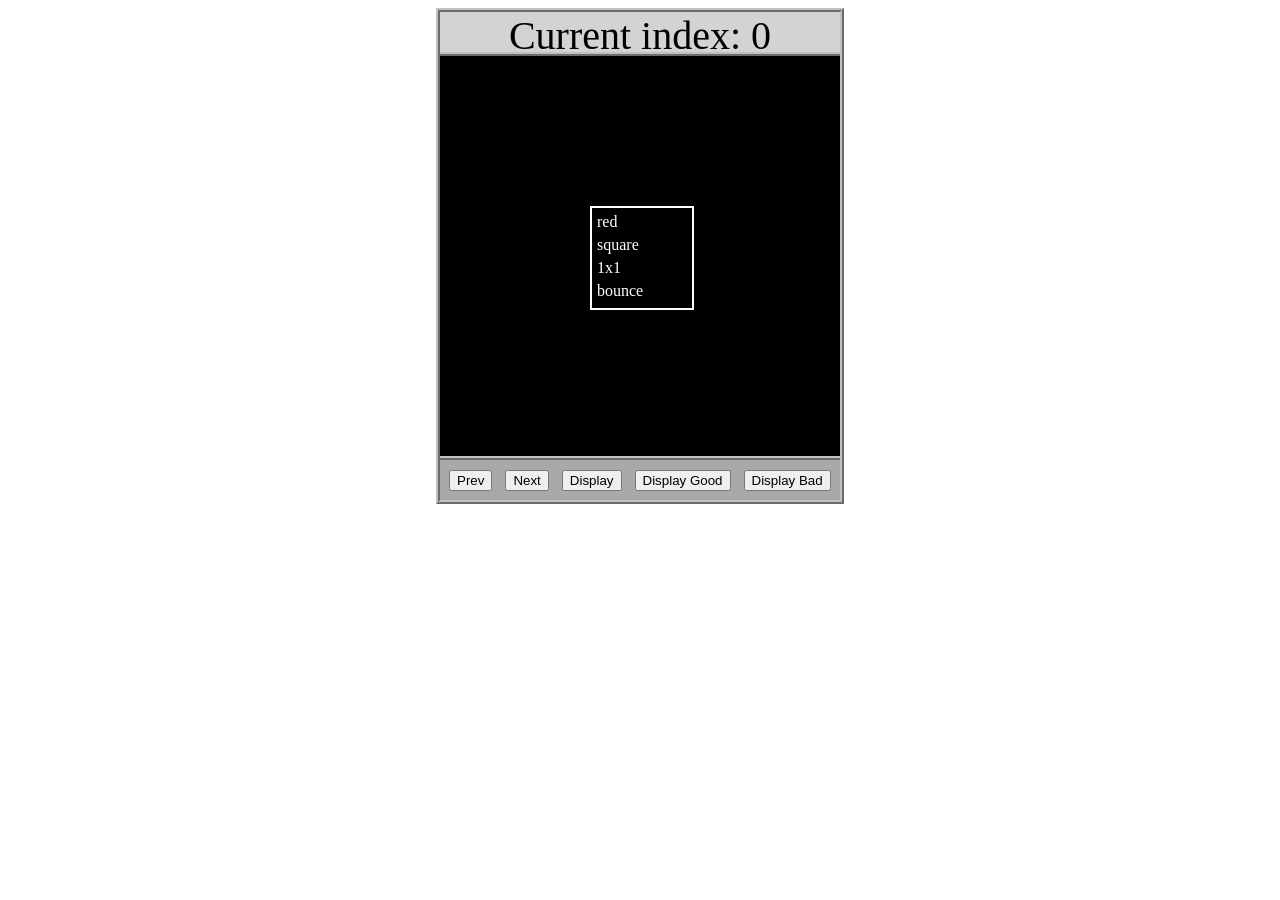
<file: asd-projects/data-shapes/index.html>
<!DOCTYPE html>
<html>
  <head>
    <meta charset="utf-8" />
    <meta name="viewport" content="width=device-width" />
    <title>Data Shapes</title>
    <link rel="stylesheet" href="index.css" />
    <script src="https://code.jquery.com/jquery-3.1.0.js"></script>
    <script src="index.js"></script>
  </head>
  <body>
    <div id="board">
      <div id="info-bar">Current index: 0</div>
      <div id="shape-container">
        <div id="shape"></div>
      </div>
      <div id="button-box">
        <button id="cycle-left">Prev</button>
        <button id="cycle-right">Next</button>
        <button id="execute1">Display</button>
        <button id="execute2">Display Good</button>
        <button id="execute3">Display Bad</button>
      </div>
    </div>
  </body>
</html>
</file>
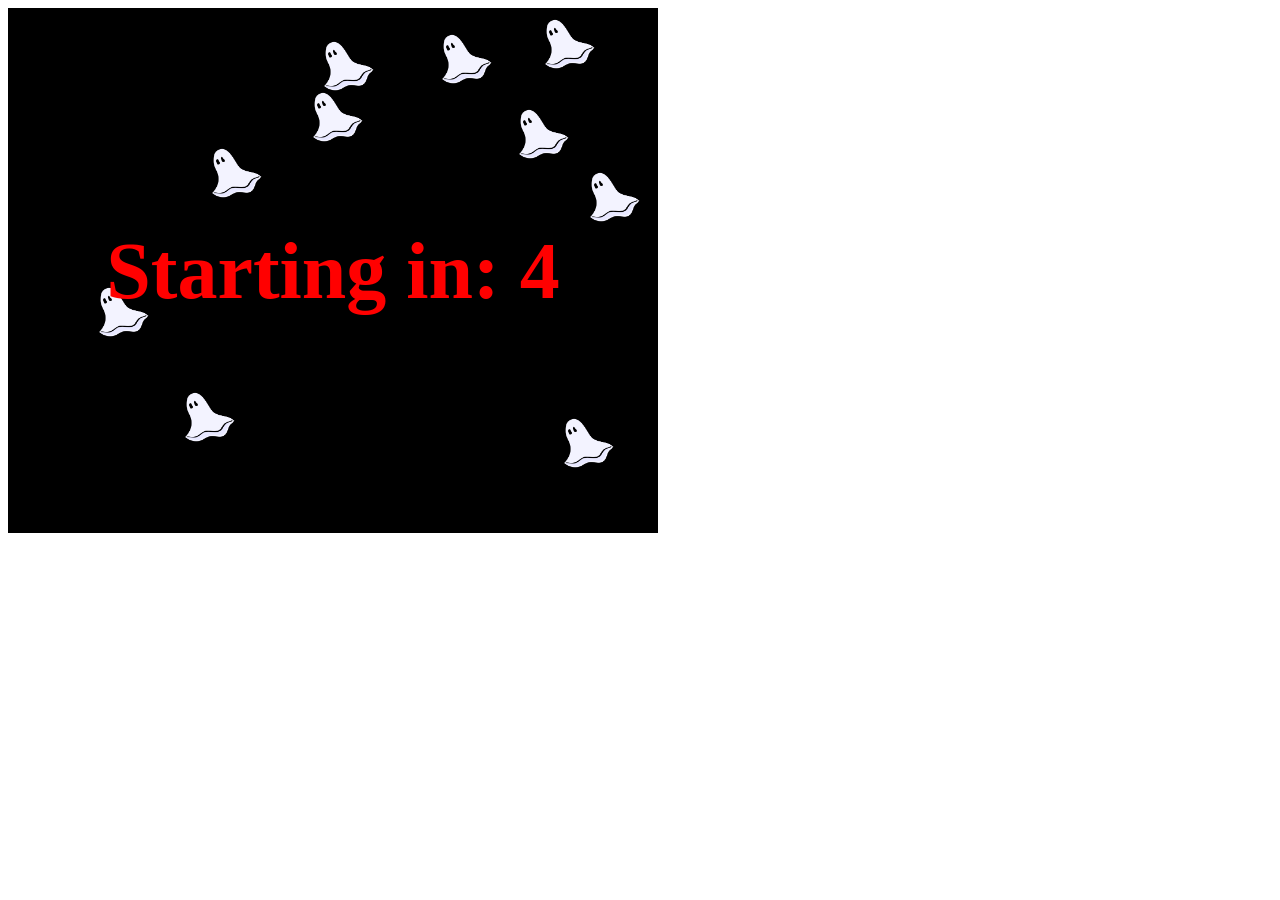
<file: asd-projects/debugging-exercise/index.html>
<!DOCTYPE html>
<html>
<head>
    <meta charset="utf-8">
    <meta name="viewport" content="width=device-width">
    <title>Debugger Exercise</title>
    <link rel="stylesheet" href="index.css">
    <script src="https://code.jquery.com/jquery-3.1.0.js"></script>
    <script src="index.js"></script>
</head>
<body>
    <div id="board">

    </div>
</body>
</html>
</file>
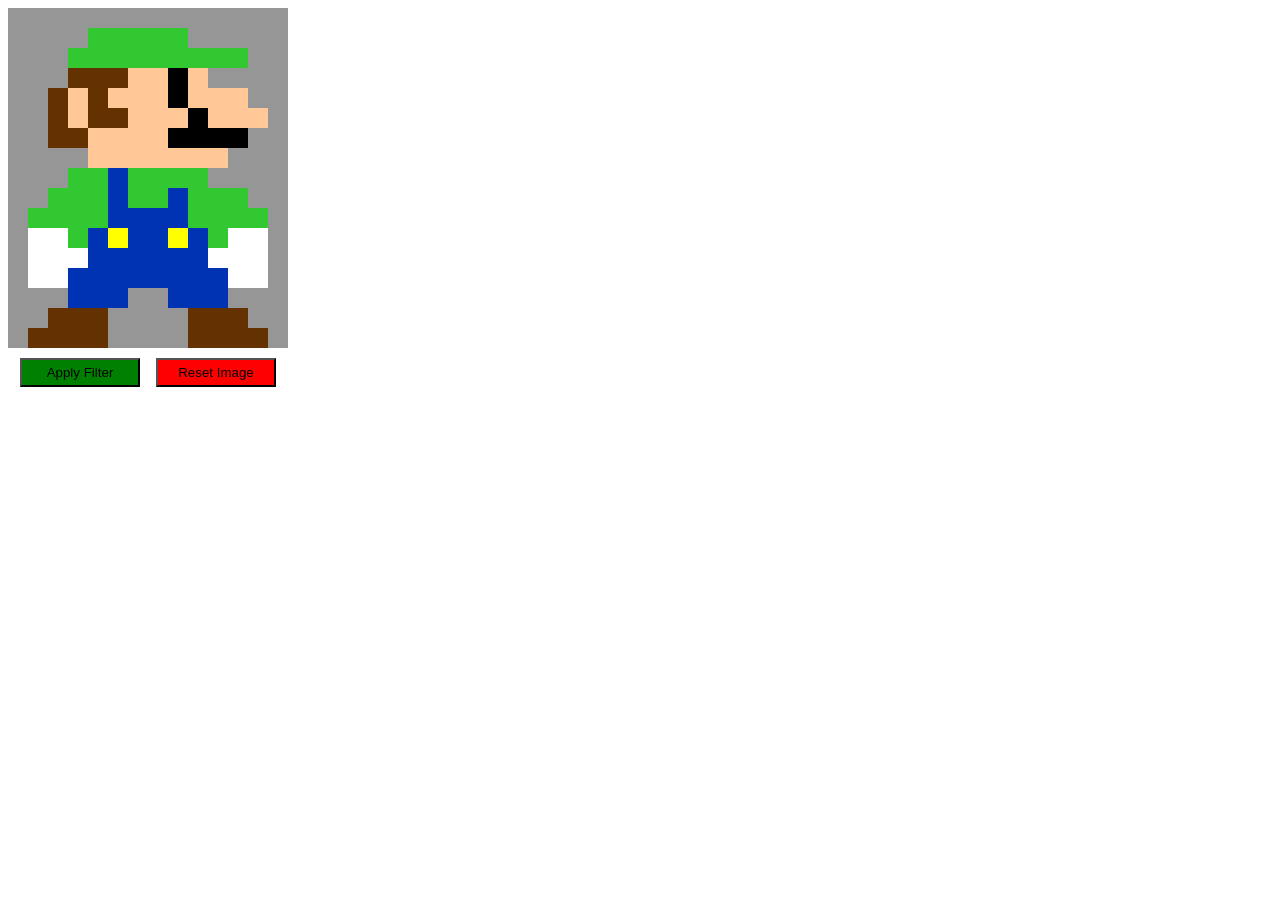
<file: asd-projects/image-filtering/index.html>
<!DOCTYPE html>
<html>
  <head>
    <script src="https://code.jquery.com/jquery-3.1.0.js"></script>
    <meta charset="utf-8" />
    <meta name="viewport" content="width=device-width" />
    <link rel="stylesheet" href="index.css" />
    <script src="image.js"></script>
    <script src="index.js"></script>
    <title>Image Filtering</title>
  </head>
  <body>
    <div id="display"></div>
    <div id="button-box">
      <button id="apply">Apply Filter</button>
      <button id="reset">Reset Image</button>
    </div>
  </body>
</html>
</file>
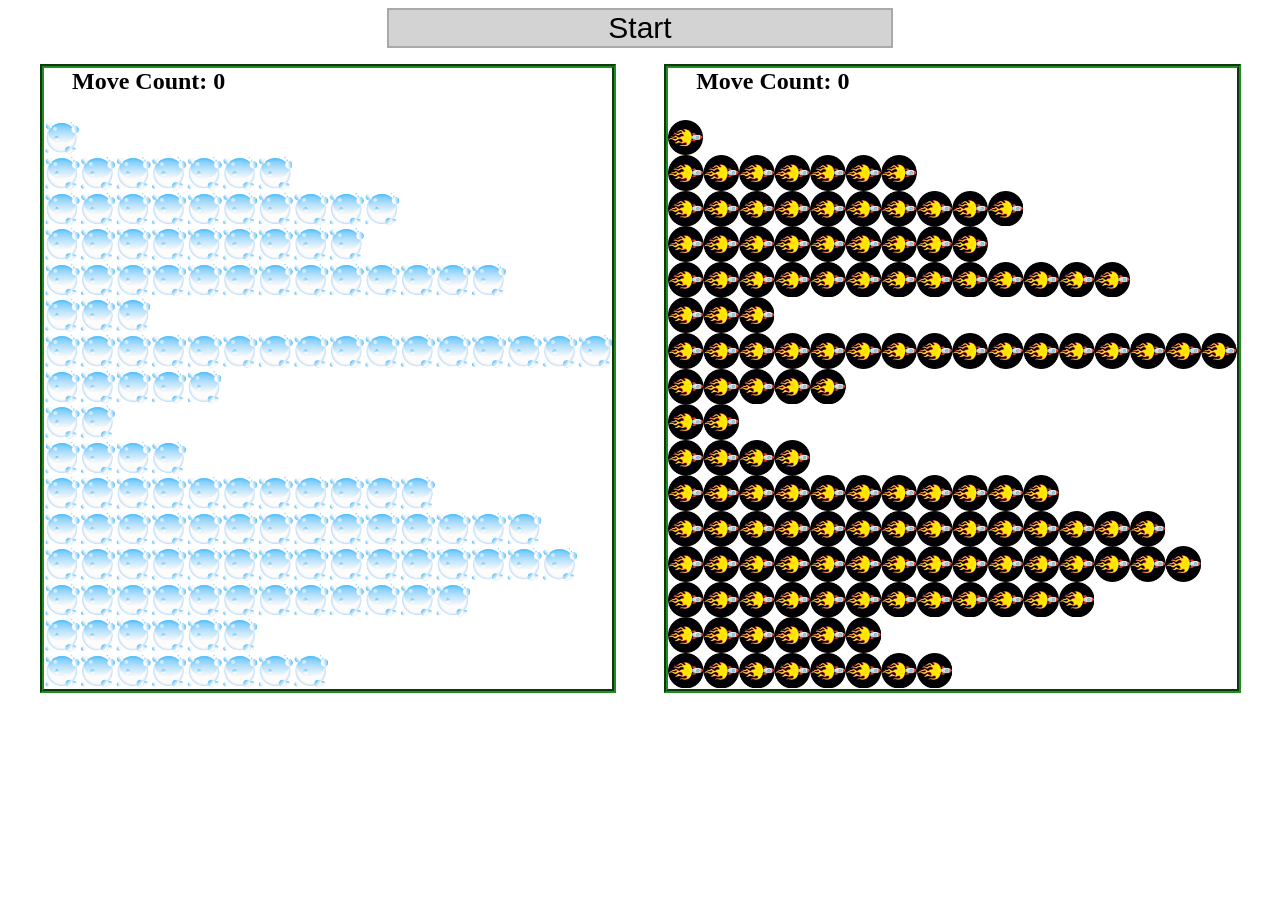
<file: asd-projects/sorting/index.html>
<!DOCTYPE html>
<html>
<head>
    <script src="https://code.jquery.com/jquery-3.1.0.js"></script>    
    <meta charset="utf-8">
    <meta name="viewport" content="width=device-width">
    <link rel="stylesheet" href="index.css">
    <script src="setup.js"></script>
    <script src="index.js"></script>
    <script src="run.js"></script>
    <title>Sorting</title>
</head>
<body>
    <div id="fullContainer">
        <div id="buttonContainer">
          <button id="goButton">Start</button>
        </div>
        <div id="sortContainer">
            <div class="subContainer" id="bubbleArea">
                <h2 id="bubbleCounter">Move Count: 0</h2>
                <div id="displayBubble">

                </div>
            </div>

            <div class="subContainer" id="quickArea">
                <h2 id="quickCounter">Move Count: 0</h2>
                <div id="displayQuick">

                </div>
            </div>
        </div>
    </div>
</body>
</html>
</file>
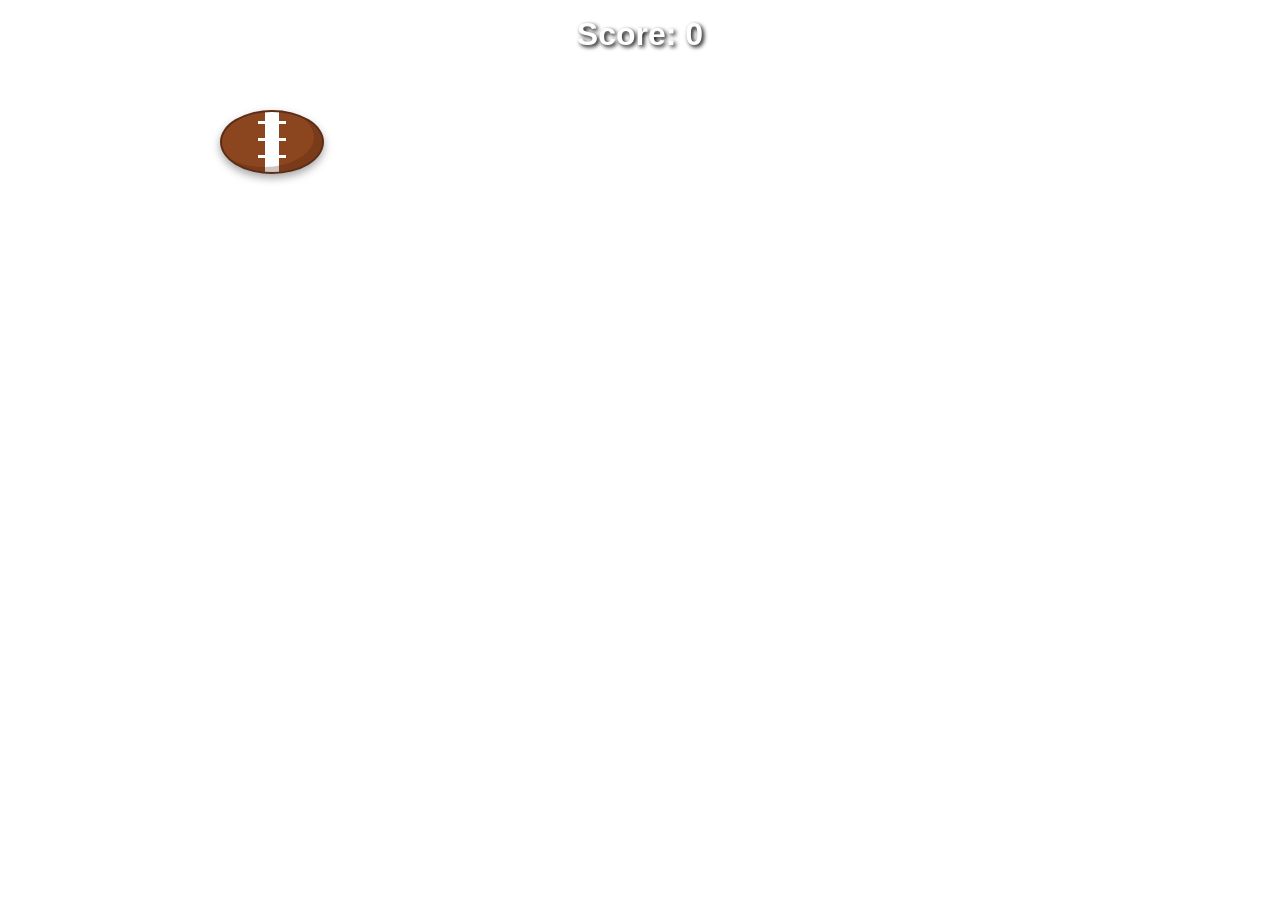
<file: fsd-projects/bouncing-box/index.html>
<!DOCTYPE html>
<html>

<head>
  <meta charset="utf-8" />
  <title>Bouncing Box</title>
  <script src="jquery.min.js"></script>
  <style>
    .box {
      width: 100px;
      height: 60px;
      background-color: #8b451f;
      background-image: linear-gradient(90deg, transparent 43%, #fff 43%, #fff 57%, transparent 57%), repeating-linear-gradient(0deg, transparent 0 7px, #fff 7px 10px, transparent 10px 17px);
      background-size: 100% 100%, 28px 46px;
      background-position: center, center;
      background-repeat: no-repeat;
      border: 2px solid #5c2d16;
      border-radius: 50%;
      box-shadow: inset -8px -5px 0 rgba(70, 28, 10, 0.25), 0 4px 8px rgba(0, 0, 0, 0.35);
      color: #fff;
      font-size: 180%;
      font-weight: bold;
      line-height: 60px;
      text-align: center;
      user-select: none;
      position: absolute;
      top: 100px;
      /* Change me! */
      left: 0px;
    }

    .board {
      height: 100vh;
      background-image: url('https://media.istockphoto.com/id/2167499398/photo/american-football-grass-field-top-view.jpg?s=612x612&w=0&k=20&c=-i_pGUn4eD6mj5aeT0ePNw-xTKnVTlhBW-deoPR6sps=');
      background-size: cover;
    }

    .score {
      color: #fff;
      font-family: sans-serif;
      font-size: 2rem;
      font-weight: bold;
      left: 50%;
      pointer-events: none;
      position: fixed;
      text-align: center;
      text-shadow: 2px 2px 4px #000;
      top: 1rem;
      transform: translateX(-50%);
      z-index: 1;
    }

    .score.final {
      font-size: clamp(3rem, 12vw, 8rem);
      top: 40%;
      transform: translate(-50%, -50%);
    }
  </style>
  <!-- 	<script src="//cdnjs.cloudflare.com/ajax/libs/jquery/2.1.1/jquery.min.js"></script> -->
</head>

<body class="board">
  <!-- HTML for the box -->
  <div class="score">Score: <span>0</span></div>
  <div class="box">?</div>

  <script>
    (function () {
      "use strict";
      /* global jQuery */

      //////////////////////////////////////////////////////////////////
      /////////////////// SETUP DO NOT DELETE //////////////////////////
      //////////////////////////////////////////////////////////////////

      var box = jQuery(".box"); // reference to the HTML .box element
      var board = jQuery(".board"); // reference to the HTML .board element
      var score = jQuery(".score");
      var boardWidth = board.width(); // the maximum X-Coordinate of the screen
      var boardHeight = jQuery(window).height(); // the maximum Y-Coordinate of the screen

      // update the boardWidth variable when the window is resized
      jQuery(window).on("resize", function () {
        boardWidth = board.width();
        boardHeight = jQuery(window).height();
      });

      // Store the interval in a variable so it can be stopped
      var interval = setInterval(update, 50);

      // Every time the box is clicked, call the handleBoxClick Function (see below)
      box.on("click", handleBoxClick);

      // Track clicks on the board to detect mis-clicks
      board.on("click", function (event) {
        // Check if the click target is not the box
        if (event.target !== box[0]) {
          handleMisClick();
        }
      });

      // moves the Box to a new position on the screen along the X-Axis and Y-Axis
      function moveBoxTo(newPositionX, newPositionY) {
        box.css("left", newPositionX);
        box.css("top", newPositionY);
      }

      // changes the text displayed on the Box
      function changeBoxText(newText) {
        box.text(newText);
      }

      // generates a random color string in RGB format
      function getRandomColor() {
        var red = Math.random() * 255;
        var green = Math.random() * 255;
        var blue = Math.random() * 255;
        var colorStr = "rgb(" + Math.floor(red) + ", " + Math.floor(green) + ", " + Math.floor(blue) + ")";
        return colorStr;
      }

      // ends the game by stopping the update interval
      function endGame() {
        clearInterval(interval);
        console.log("You suck! Score: " + points);

        score.addClass("final").text("Final score: " + points);

        board.css("background-image", "url('https://encrypted-tbn0.gstatic.com/images?q=tbn:ANd9GcR6mJWJ9U5yQUbVMNJT3NCFNozmSrh8V7x7g0AqygvXUNKoY36xPmkHa1E:https://www.shutterstock.com/shutterstock/videos/30920176/thumb/9.jpg%3Fip%3Dx480&s=10')");
        board.css("background-size", "cover");
      }

      //////////////////////////////////////////////////////////////////
      /////////////////// YOUR CODE BELOW HERE /////////////////////////
      //////////////////////////////////////////////////////////////////

      // TODO 2 - Variable declarations

      var speed = 10;
      var points = 0;
      var positionX = 0;
      var positionY = 0;
      var speedY = 5;
      var misClicks = 0;



      /**
       * This Function will be called 20 times/second.
       * Each time it is called, it should move the Box to a new location.
       * If the box drifts off the screen, turn it around!
       */
      function update() {

        moveBoxTo(positionX, positionY);

        positionX = positionX + speed;
        positionY = positionY + speedY;

        if (positionX > boardWidth) {
          speed = speed * -1;
        } else if (positionX < 0) {
          speed = speed * -1;
        }

        if (positionY > boardHeight) {
          speedY = speedY * -1;
        } else if (positionY < 0) {
          speedY = speedY * -1;
        }
      }

      /**
       * This Function will be called each time the box is clicked.
       * Each time it is called, it should perform each of the following actions:
       * - increase the points total
       * - increase the speed
       * - move the box to a random location on the screen.
       * - change the box color
       * - increase speed every 3 clicks
       * - reset mis-clicks counter
       */
      function handleBoxClick() {
        // Generate random position
        positionX = Math.random() * boardWidth;
        positionY = Math.random() * boardHeight;

        // Reset mis-clicks counter
        misClicks = 0;

        // Increase points
        points += 1;
        changeBoxText(points);
        score.find("span").text(points);

        // Speed base calculation
        speed = 3 * points + 10;

        // Every 3 clicks, increase speed by 5
        if (points % 3 === 0) {
          speed += 5;
        }
      }

      /**
       * This Function will be called when the board is clicked but not the box.
       * Tracks mis-clicks and ends the game if 10 mis-clicks occur.
       */
      function handleMisClick() {
        misClicks += 1;
        console.log("Mis-clicks: " + misClicks);

        // End game if 10 mis-clicks reached
        if (misClicks >= 10) {
          endGame();
        }
      }

    })();
  </script>
</body>

</html>
</file>
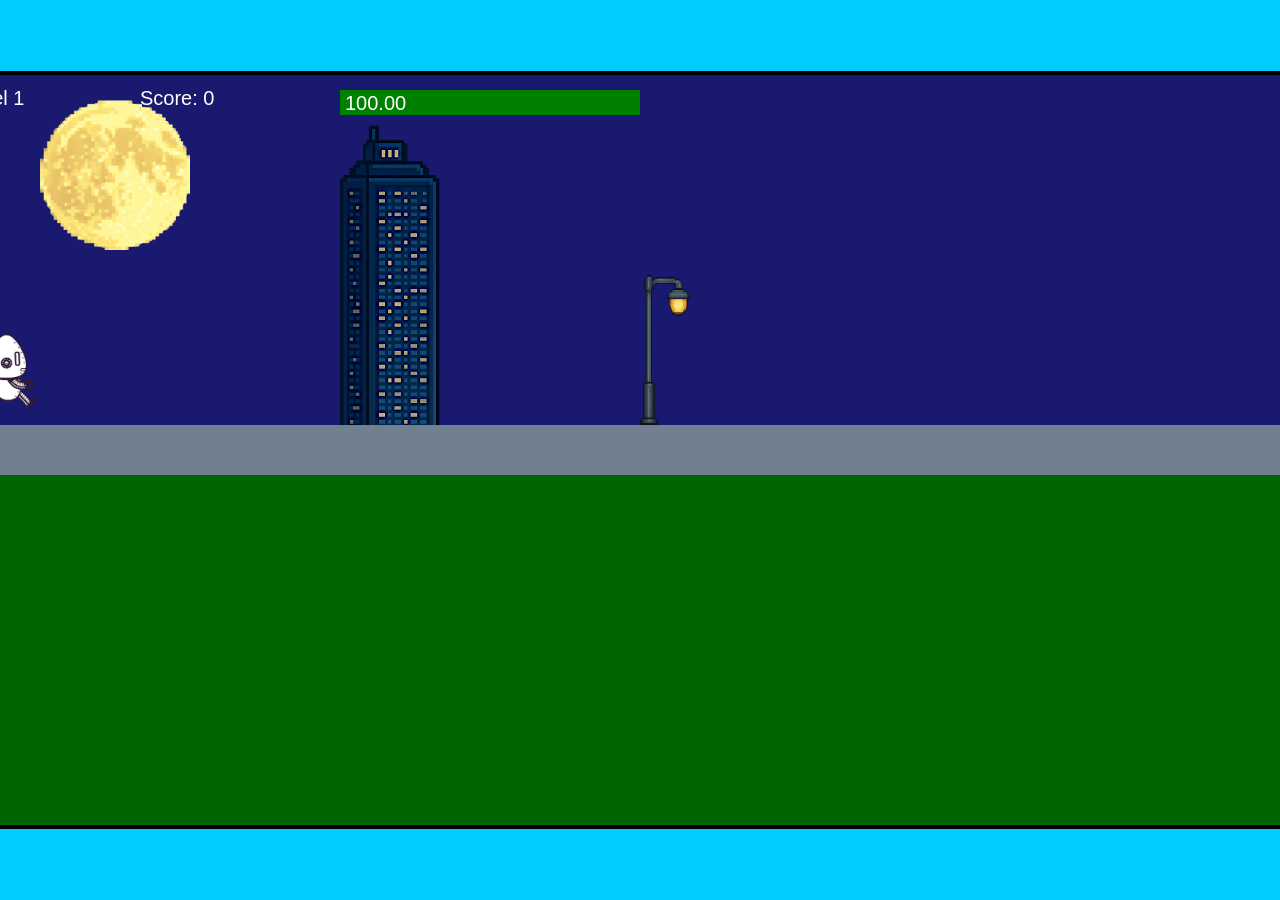
<file: fsd-projects/runtime/index.html>
<!DOCTYPE html>
<html lang="en">
  <head>
    <meta charset="UTF-8" />
    <meta name="viewport" content="width=device-width, initial-scale=1.0" />
    <title>Runtime Neo</title>
    <link rel="stylesheet" href="runtime.css" />
    <script src="https://code.jquery.com/jquery-3.1.0.js"></script>
    <script src="setup.js"></script>
    <script src="levels.js"></script>
    <script src="scenery.js"></script>
    <script src="student.js"></script>
    <script src="main.js"></script>
  </head>
  <body id="body">
    <canvas id="gameCanvas" width="1400" height="750"></canvas>
    <img id="player" src="images/halle.png" />
    <img id="projectile" src="images/projectile.png" />
    <img id="basicPlatform" src="images/interactable/basicPlatform.png" />
    <img id="spikes" src="images/interactable/spikes.png" />
    <img id="bug" src="images/interactable/bug.png" />
    <img id="healthUp" src="images/interactable/healthUp.png" />
    <img id="flag" src="images/interactable/flag.png" />
    <img id="moon" src="images/backgrounds/moon.png" />
    <img id="building" src="images/backgrounds/building.png" />
    <img id="lamp" src="images/backgrounds/lamp.png" />
  </body>
</html>
</file>
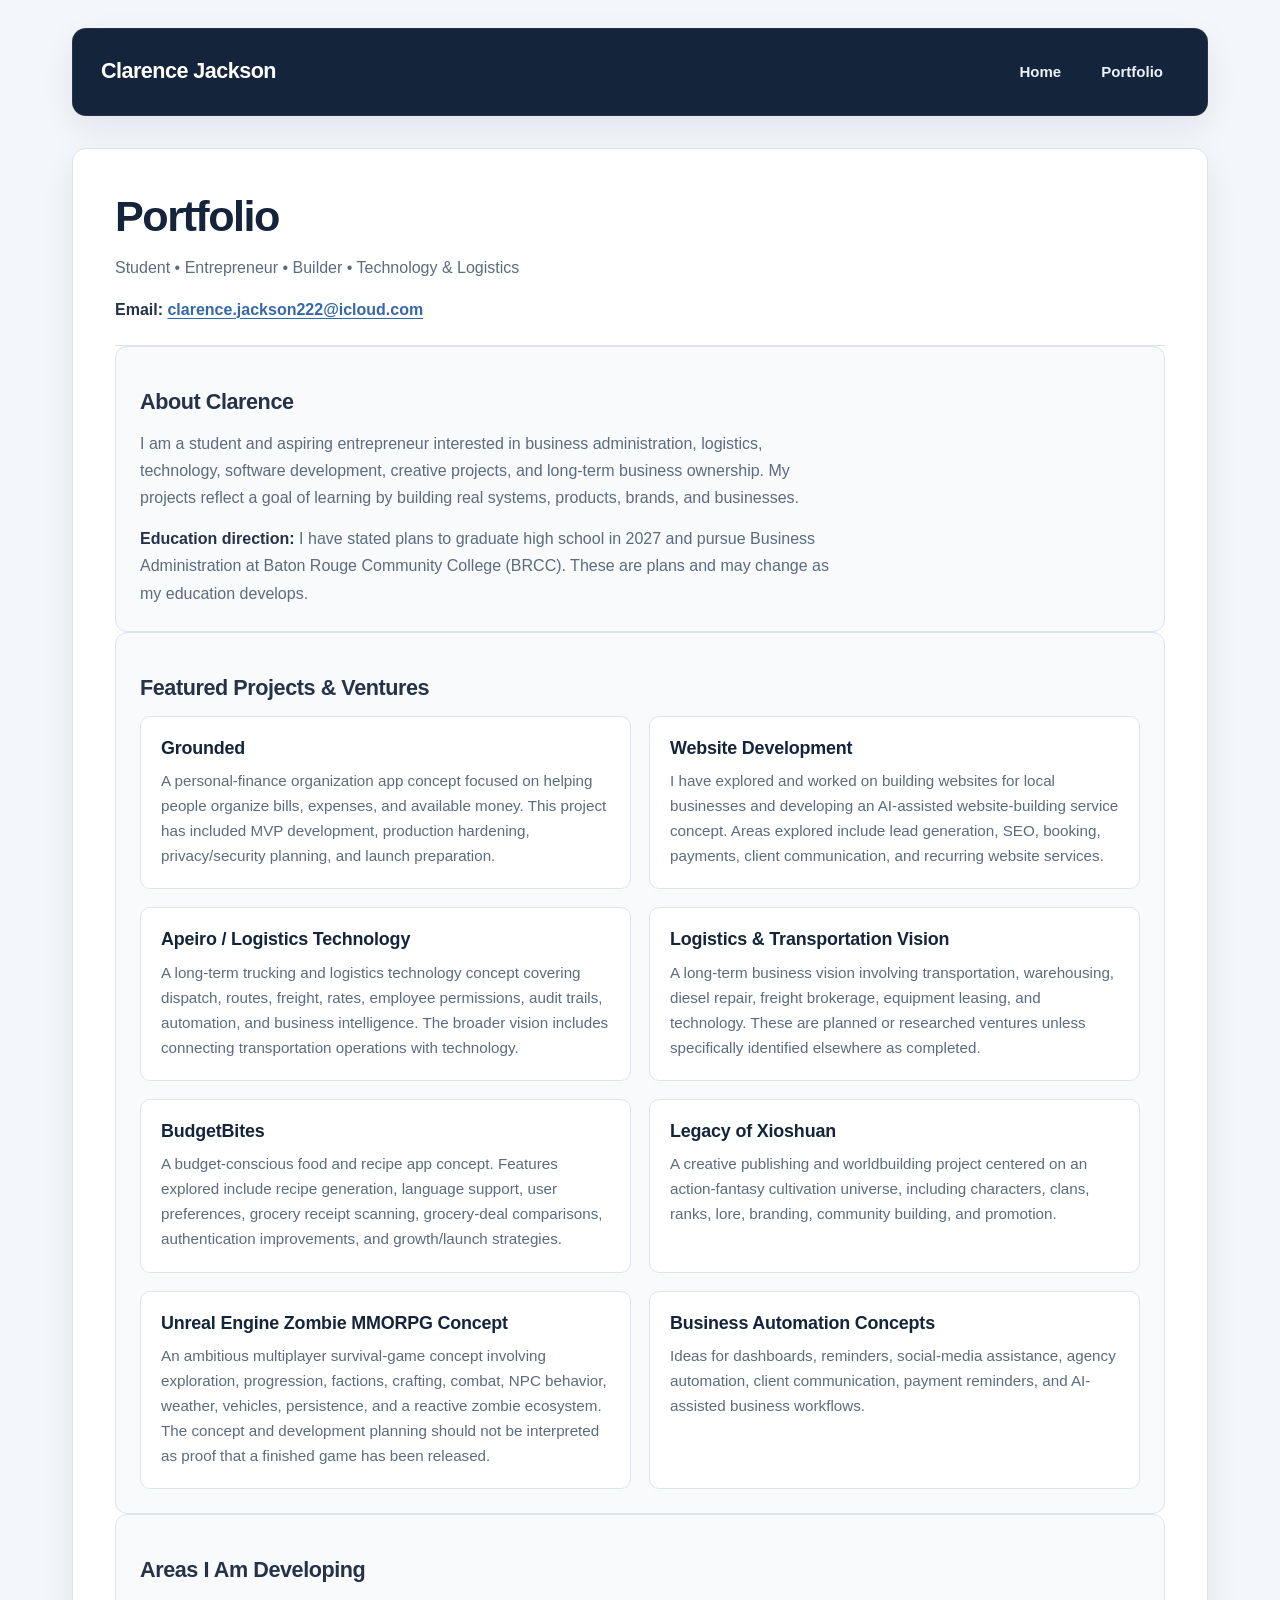
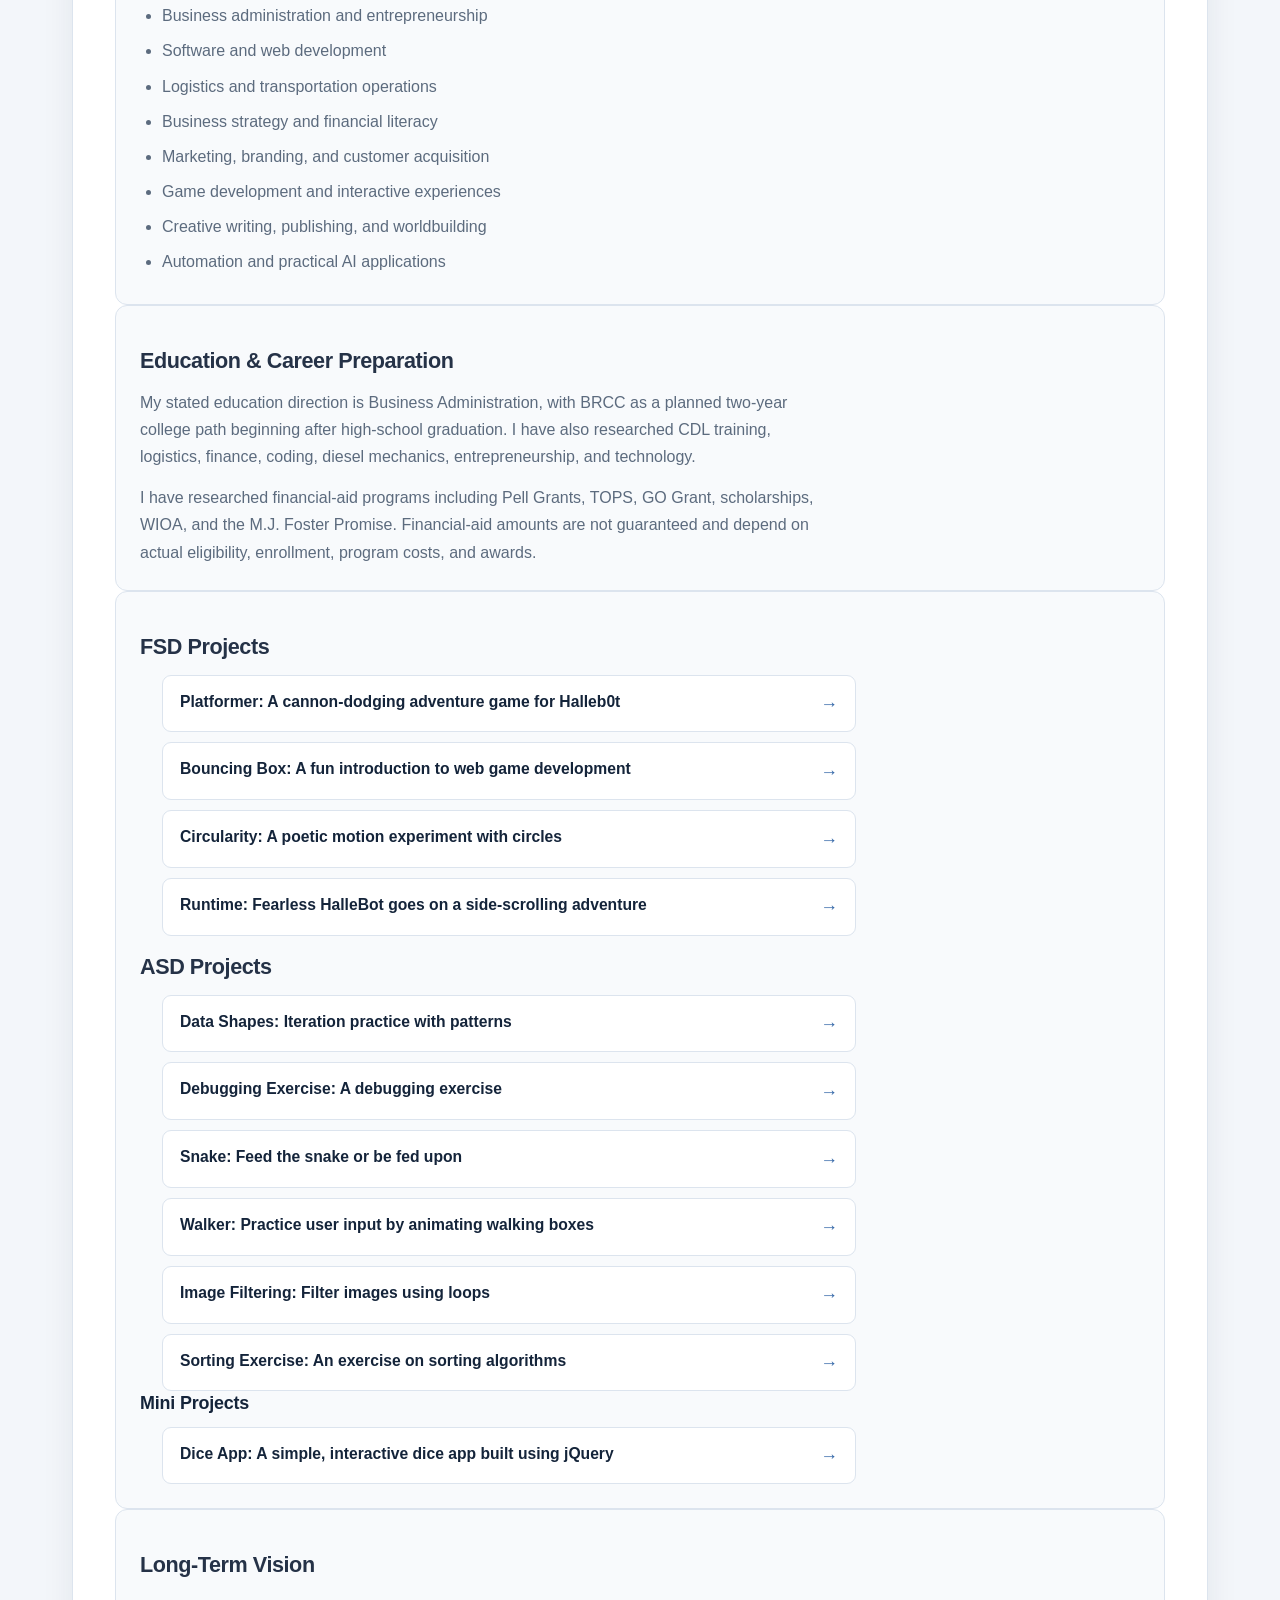
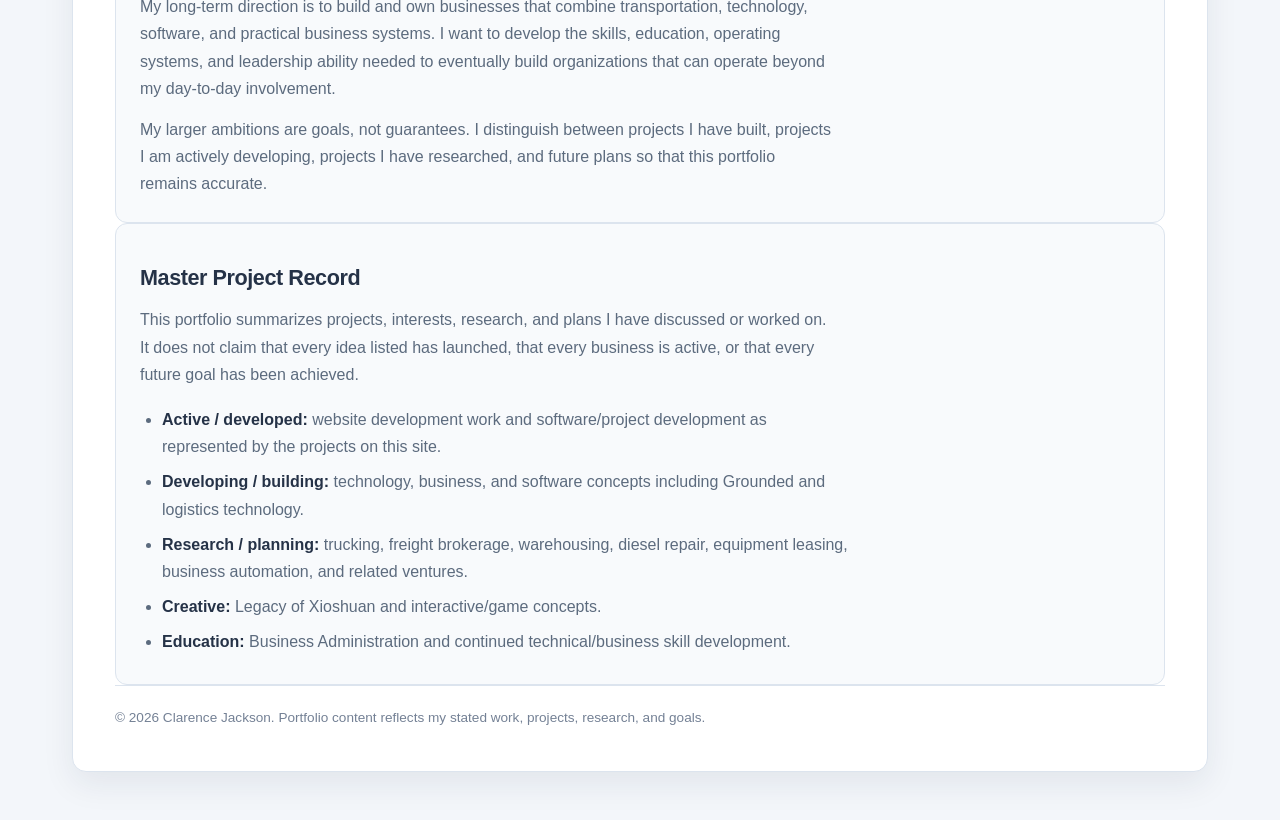
<file: portfolio.html>
<!DOCTYPE html>
<html lang="en">

<head>
    <meta charset="UTF-8" />
    <meta name="viewport" content="width=device-width, initial-scale=1.0" />
    <meta name="description" content="Clarence Jackson — student, entrepreneur, software builder, logistics and technology enthusiast, and creator." />
    <title>Clarence Jackson | Portfolio</title>
    <link rel="stylesheet" href="style.css" />
</head>

<body>
    <div id="all-contents">
        <nav>
            <h1>Clarence Jackson</h1>
            <ul id="nav-ul">
                <li class="nav-li"><a href="index.html">Home</a></li>
                <li class="nav-li"><a href="portfolio.html">Portfolio</a></li>
            </ul>
        </nav>

        <main>
            <div class="content">
                <header>
                    <h1>Portfolio</h1>
                    <p>Student • Entrepreneur • Builder • Technology &amp; Logistics</p>
                    <p><strong>Email:</strong> <a href="mailto:clarence.jackson222@icloud.com">clarence.jackson222@icloud.com</a></p>
                </header>

                <section aria-labelledby="about-heading">
                    <h2 id="about-heading">About Clarence</h2>
                    <p>
                        I am a student and aspiring entrepreneur interested in business administration, logistics,
                        technology, software development, creative projects, and long-term business ownership.
                        My projects reflect a goal of learning by building real systems, products, brands, and businesses.
                    </p>
                    <p>
                        <strong>Education direction:</strong> I have stated plans to graduate high school in 2027 and
                        pursue Business Administration at Baton Rouge Community College (BRCC). These are plans and may
                        change as my education develops.
                    </p>
                </section>

                <section aria-labelledby="featured-heading">
                    <h2 id="featured-heading">Featured Projects &amp; Ventures</h2>
                    <div class="project-list">
                        <article>
                            <h3>Grounded</h3>
                            <p>A personal-finance organization app concept focused on helping people organize bills,
                                expenses, and available money. This project has included MVP development, production
                                hardening, privacy/security planning, and launch preparation.</p>
                        </article>

                        <article>
                            <h3>Website Development</h3>
                            <p>I have explored and worked on building websites for local businesses and developing
                                an AI-assisted website-building service concept. Areas explored include lead generation,
                                SEO, booking, payments, client communication, and recurring website services.</p>
                        </article>

                        <article>
                            <h3>Apeiro / Logistics Technology</h3>
                            <p>A long-term trucking and logistics technology concept covering dispatch, routes,
                                freight, rates, employee permissions, audit trails, automation, and business intelligence.
                                The broader vision includes connecting transportation operations with technology.</p>
                        </article>

                        <article>
                            <h3>Logistics &amp; Transportation Vision</h3>
                            <p>A long-term business vision involving transportation, warehousing, diesel repair,
                                freight brokerage, equipment leasing, and technology. These are planned or researched
                                ventures unless specifically identified elsewhere as completed.</p>
                        </article>

                        <article>
                            <h3>BudgetBites</h3>
                            <p>A budget-conscious food and recipe app concept. Features explored include recipe
                                generation, language support, user preferences, grocery receipt scanning, grocery-deal
                                comparisons, authentication improvements, and growth/launch strategies.</p>
                        </article>

                        <article>
                            <h3>Legacy of Xioshuan</h3>
                            <p>A creative publishing and worldbuilding project centered on an action-fantasy cultivation
                                universe, including characters, clans, ranks, lore, branding, community building, and
                                promotion.</p>
                        </article>

                        <article>
                            <h3>Unreal Engine Zombie MMORPG Concept</h3>
                            <p>An ambitious multiplayer survival-game concept involving exploration, progression,
                                factions, crafting, combat, NPC behavior, weather, vehicles, persistence, and a reactive
                                zombie ecosystem. The concept and development planning should not be interpreted as proof
                                that a finished game has been released.</p>
                        </article>

                        <article>
                            <h3>Business Automation Concepts</h3>
                            <p>Ideas for dashboards, reminders, social-media assistance, agency automation, client
                                communication, payment reminders, and AI-assisted business workflows.</p>
                        </article>
                    </div>
                </section>

                <section aria-labelledby="skills-heading">
                    <h2 id="skills-heading">Areas I Am Developing</h2>
                    <ul>
                        <li>Business administration and entrepreneurship</li>
                        <li>Software and web development</li>
                        <li>Logistics and transportation operations</li>
                        <li>Business strategy and financial literacy</li>
                        <li>Marketing, branding, and customer acquisition</li>
                        <li>Game development and interactive experiences</li>
                        <li>Creative writing, publishing, and worldbuilding</li>
                        <li>Automation and practical AI applications</li>
                    </ul>
                </section>

                <section aria-labelledby="education-heading">
                    <h2 id="education-heading">Education &amp; Career Preparation</h2>
                    <p>
                        My stated education direction is Business Administration, with BRCC as a planned two-year college
                        path beginning after high-school graduation. I have also researched CDL training, logistics,
                        finance, coding, diesel mechanics, entrepreneurship, and technology.
                    </p>
                    <p>
                        I have researched financial-aid programs including Pell Grants, TOPS, GO Grant, scholarships,
                        WIOA, and the M.J. Foster Promise. Financial-aid amounts are not guaranteed and depend on actual
                        eligibility, enrollment, program costs, and awards.
                    </p>
                </section>

                <section aria-labelledby="original-projects-heading">
                    <h2 id="original-projects-heading">FSD Projects</h2>
                    <ul class="portfolio-links">
                        <li><a href="fsd-projects/platformer/">Platformer: A cannon-dodging adventure game for Halleb0t</a></li>
                        <li><a href="fsd-projects/bouncing-box/">Bouncing Box: A fun introduction to web game development</a></li>
                        <li><a href="fsd-projects/circularity/">Circularity: A poetic motion experiment with circles</a></li>
                        <li><a href="fsd-projects/runtime/">Runtime: Fearless HalleBot goes on a side-scrolling adventure</a></li>
                    </ul>

                    <h2>ASD Projects</h2>
                    <ul class="portfolio-links">
                        <li><a href="asd-projects/data-shapes">Data Shapes: Iteration practice with patterns</a></li>
                        <li><a href="asd-projects/debugging-exercise">Debugging Exercise: A debugging exercise</a></li>
                        <li><a href="asd-projects/snake">Snake: Feed the snake or be fed upon</a></li>
                        <li><a href="asd-projects/walker">Walker: Practice user input by animating walking boxes</a></li>
                        <li><a href="asd-projects/image-filtering">Image Filtering: Filter images using loops</a></li>
                        <li><a href="asd-projects/sorting">Sorting Exercise: An exercise on sorting algorithms</a></li>
                    </ul>

                    <h3>Mini Projects</h3>
                    <ul class="portfolio-links">
                        <li><a href="asd-projects/dice-app">Dice App: A simple, interactive dice app built using jQuery</a></li>
                    </ul>
                </section>

                <section aria-labelledby="vision-heading">
                    <h2 id="vision-heading">Long-Term Vision</h2>
                    <p>
                        My long-term direction is to build and own businesses that combine transportation, technology,
                        software, and practical business systems. I want to develop the skills, education, operating
                        systems, and leadership ability needed to eventually build organizations that can operate beyond
                        my day-to-day involvement.
                    </p>
                    <p>
                        My larger ambitions are goals, not guarantees. I distinguish between projects I have built,
                        projects I am actively developing, projects I have researched, and future plans so that this
                        portfolio remains accurate.
                    </p>
                </section>

                <section aria-labelledby="record-heading">
                    <h2 id="record-heading">Master Project Record</h2>
                    <p>
                        This portfolio summarizes projects, interests, research, and plans I have discussed or worked on.
                        It does not claim that every idea listed has launched, that every business is active, or that every
                        future goal has been achieved.
                    </p>
                    <ul>
                        <li><strong>Active / developed:</strong> website development work and software/project development as represented by the projects on this site.</li>
                        <li><strong>Developing / building:</strong> technology, business, and software concepts including Grounded and logistics technology.</li>
                        <li><strong>Research / planning:</strong> trucking, freight brokerage, warehousing, diesel repair, equipment leasing, business automation, and related ventures.</li>
                        <li><strong>Creative:</strong> Legacy of Xioshuan and interactive/game concepts.</li>
                        <li><strong>Education:</strong> Business Administration and continued technical/business skill development.</li>
                    </ul>
                </section>

                <footer>
                    <p>&copy; 2026 Clarence Jackson. Portfolio content reflects my stated work, projects, research, and goals.</p>
                </footer>
            </div>
        </main>
    </div>
</body>

</html>
</file>
<file: asd-projects/data-shapes/index.css>
#board {
  width: 400px;
  margin: auto;
  border: silver ridge 4px;
}

#info-bar {
  width: 400px;
  height: 40px;
  background: lightgray;
  font-size: 40px;
  text-align: center;
}

#shape-container {
  width: 400px;
  height: 400px;
  background: black;
  border-top: silver ridge 4px;
  border-bottom: silver ridge 4px;
}

#button-box {
  width: 400px;
  height: 40px;
  background: darkgray;
}

#shape {
  color: white;
  width: 100px;
  height: 100px;
  position: relative;
  top: 150px;
  left: 150px;
  border: white solid 2px;
  display: block;
}

button {
  width: auto;
  height: auto;
  margin: auto;
  margin-top: 10px;
  margin-left: 9px;
}

p {
  margin: 5px;
}
</file>
<file: asd-projects/debugging-exercise/index.css>
#board {
  background: black;
  width: 650px;
  height: 525px;
  left: 0px;
  top: 0px;
}

.ghost {
  width: 50px;
  height: 50px;
  z-index: 100;
  position: absolute;
}
</file>
<file: asd-projects/image-filtering/index.css>
.square {
  width: 20px;
  height: 20px;
  position: absolute;
}

body > div {
  position: relative;
}

#button-box {
  position: relative;
  top: 350px;
}

button {
  width: 120px;
  padding: 5px;
  margin-left: 12px;
}

#apply {
  background: green;
}

#reset {
  background: red;
}
</file>
<file: asd-projects/sorting/index.css>
#fullContainer {
    width:100%;
}
#buttonContainer {
    margin:auto;
    width: 40%;
}
#goButton {
    margin: auto;
    width: 100%;
    border: 2px darkgray double;
    background: lightgray;
    font-size: 30px;
}
#sortContainer {
    display: table;
    margin: 0 auto;
    width: 100%;
}
.subContainer {
    display: inline-block;
    width:45%;
    border: 4px forestgreen groove;
    margin-top: 1.25%;
}
#bubbleArea {
    margin-left: 2.5%;
}
#quickArea {
    margin-left: 3.75%;
}
.subContainer > h2 {
    margin-left: 5%;
    height: 32px;
    margin-top: 0;
}
.sortElement {
    background-position: center;
    background-repeat: repeat-x;
    position: absolute;
    left: 0px;
    margin: 0;
    padding: 0;
}
.subContainer > div {
    position: relative;
}
.bubbleElement {
    background: url('img/bubble.png');
    /*border: 2px aqua ridge;*/
}
.quickElement {
    background: url('img/quick.png');
    /*border: 2px firebrick ridge;*/
}
</file>
<file: fsd-projects/runtime/runtime.css>
/* runtime.css */
/* Styles for Runtime Neo auto-runner game */

img {
  display: none;
}

#gameCanvas {
  position: absolute;
  border: 4px solid #000;
  top: 50%;
  left: 50%;
  transform: translate(-50%, -50%);
}

body {
  margin: 0;
  background-color: #00ccff;
  font-family: Arial, sans-serif;
  text-align: center;
  overflow: hidden;
}
</file>
<file: style.css>
/* Professional portfolio theme: navy, slate, white, and restrained blue accents */
:root {
  color-scheme: light;
  --page: #f3f6fa;
  --surface: #ffffff;
  --surface-soft: #f8fafc;
  --navy: #14243a;
  --navy-deep: #0c1728;
  --text: #253247;
  --muted: #5c6b7e;
  --accent: #3568a8;
  --accent-hover: #244f87;
  --border: #dce4ee;
  --shadow: 0 12px 32px rgba(20, 36, 58, 0.08);
}

* { box-sizing: border-box; }

html { scroll-behavior: smooth; }

body {
  margin: 0;
  min-height: 100vh;
  background: var(--page);
  color: var(--text);
  font-family: Inter, "Segoe UI", Roboto, Arial, sans-serif;
  font-size: 16px;
  line-height: 1.7;
  -webkit-font-smoothing: antialiased;
}

#all-contents {
  width: min(1200px, 100%);
  min-height: 100vh;
  margin: 0 auto;
  padding: 28px 32px 48px;
}

nav {
  display: flex;
  align-items: center;
  justify-content: space-between;
  gap: 24px;
  padding: 20px 28px;
  margin-bottom: 32px;
  color: #fff;
  background: var(--navy);
  border: 1px solid rgba(255,255,255,.08);
  border-radius: 14px;
  box-shadow: var(--shadow);
}

nav h1 {
  margin: 0;
  color: #fff;
  font-size: 1.35rem;
  font-weight: 750;
  letter-spacing: -.025em;
}

#nav-ul {
  display: flex;
  flex-wrap: wrap;
  gap: 8px;
  list-style: none;
  padding: 0;
  margin: 0;
}

.nav-li a {
  display: inline-block;
  padding: 9px 15px;
  color: #eaf1fb;
  border: 1px solid transparent;
  border-radius: 8px;
  text-decoration: none;
  font-size: .94rem;
  font-weight: 600;
  transition: background .2s ease, border-color .2s ease, color .2s ease;
}

.nav-li a:hover,
.nav-li a:focus-visible {
  color: #fff;
  background: rgba(255,255,255,.1);
  border-color: rgba(255,255,255,.18);
}

main {
  display: grid;
  grid-template-columns: minmax(220px, 300px) minmax(0, 1fr);
  gap: 28px;
  align-items: start;
}

.sidebar { min-width: 0; }

.Sidebar-img {
  display: block;
  width: 100%;
  max-height: 430px;
  object-fit: cover;
  object-position: center;
  background: #e7edf5;
  border: 1px solid var(--border);
  border-radius: 14px;
  box-shadow: var(--shadow);
}

.contents,
.content {
  min-width: 0;
  padding: clamp(24px, 4vw, 42px);
  background: var(--surface);
  border: 1px solid var(--border);
  border-radius: 14px;
  box-shadow: var(--shadow);
}

.contents {
  display: flex;
  flex-direction: column;
  gap: 28px;
}

.contents header,
.content > header {
  padding-bottom: 22px;
  border-bottom: 1px solid var(--border);
}

.contents h2,
.content h1 {
  margin: 0 0 12px;
  color: var(--navy);
  font-size: clamp(1.7rem, 3vw, 2.35rem);
  line-height: 1.2;
  font-weight: 750;
  letter-spacing: -.035em;
}

.content h1 { font-size: clamp(2rem, 4vw, 2.7rem); }

.contents h3,
.content h3 {
  margin: 0 0 8px;
  color: var(--navy);
  font-size: 1.12rem;
  line-height: 1.4;
  font-weight: 700;
  letter-spacing: -.01em;
}

.contents p,
.content p {
  margin: 0 0 14px;
  color: var(--muted);
  font-size: 1rem;
  font-weight: 400;
}

.contents p:last-child,
.content p:last-child { margin-bottom: 0; }

.contents strong,
.content strong { color: var(--text); }

.contents a,
.content a {
  color: var(--accent);
  font-weight: 650;
  text-decoration-thickness: 1px;
  text-underline-offset: 3px;
}

.contents a:hover,
.content a:hover { color: var(--accent-hover); }

.contents section,
.content section {
  padding: 24px;
  background: var(--surface-soft);
  border: 1px solid var(--border);
  border-radius: 12px;
}

.contents section h2,
.content section h2 {
  margin-bottom: 14px;
  font-size: 1.35rem;
  letter-spacing: -.02em;
}

.project-list {
  display: grid;
  grid-template-columns: repeat(2, minmax(0, 1fr));
  gap: 14px;
}

.project-list article {
  min-width: 0;
  padding: 20px;
  background: #fff;
  border: 1px solid var(--border);
  border-radius: 10px;
  transition: border-color .2s ease, box-shadow .2s ease, transform .2s ease;
}

.project-list article:hover {
  border-color: #b8cbe2;
  box-shadow: 0 8px 20px rgba(20,36,58,.06);
  transform: translateY(-2px);
}

.project-list article p {
  margin: 0;
  font-size: .95rem;
}

.contents ul:not(#nav-ul),
.content ul:not(#nav-ul) {
  padding-left: 22px;
  margin: 10px 0 0;
}

.contents li,
.content li {
  padding: 4px 0;
  color: var(--muted);
}

.portfolio-links {
  display: flex;
  flex-direction: column;
  gap: 10px;
  width: 100%;
  list-style: none;
  margin: 16px 0 24px;
  padding: 0;
}

.portfolio-links li {
  margin: 0;
  padding: 0;
  border-radius: 9px;
}

.portfolio-links a {
  display: flex;
  align-items: center;
  justify-content: space-between;
  gap: 16px;
  padding: 14px 17px;
  color: var(--navy);
  background: #fff;
  border: 1px solid var(--border);
  border-radius: 9px;
  text-decoration: none;
  font-size: .98rem;
  font-weight: 600;
  line-height: 1.5;
  transition: border-color .2s ease, background .2s ease, transform .2s ease;
}

.portfolio-links a::after {
  content: "→";
  flex: 0 0 auto;
  color: var(--accent);
  font-size: 1.1rem;
}

.portfolio-links a:hover {
  background: #f1f6fc;
  border-color: #b8cbe2;
  transform: translateX(3px);
}

#interest {
  margin-top: 0;
  padding: 24px;
  background: var(--surface-soft);
  border: 1px solid var(--border);
  border-radius: 12px;
}

#interest h3 {
  margin-top: 0;
  color: var(--navy);
  font-size: 1.2rem;
}

#interest ul { list-style: none; padding: 0; margin: 0; }
#interest li { position: relative; padding: 8px 0 8px 24px; color: var(--muted); }
#interest li::before { content: "•"; position: absolute; left: 5px; color: var(--accent); font-size: 1.25rem; }

footer {
  padding-top: 20px;
  border-top: 1px solid var(--border);
}

footer p {
  color: #748195 !important;
  font-size: .85rem !important;
  margin: 0 !important;
}

a:focus-visible {
  outline: 3px solid #86b7f2;
  outline-offset: 3px;
}

@media (max-width: 900px) {
  #all-contents { padding: 20px; }
  main { grid-template-columns: minmax(0, 1fr); gap: 20px; }
  .sidebar { max-width: 280px; }
  .Sidebar-img { max-height: 340px; }
  .contents, .content { padding: 26px; }
}

@media (max-width: 600px) {
  #all-contents { padding: 12px; }
  nav { align-items: flex-start; flex-direction: column; padding: 18px; margin-bottom: 18px; }
  #nav-ul { gap: 5px; }
  .nav-li a { padding: 8px 11px; }
  .contents, .content { padding: 16px; }
  .contents section, .content section { padding: 17px; }
  .project-list { grid-template-columns: minmax(0, 1fr); }
  .sidebar { max-width: 220px; }
}

@media (prefers-reduced-motion: reduce) {
  html { scroll-behavior: auto; }
  *, *::before, *::after { transition-duration: .01ms !important; animation-duration: .01ms !important; }
}


/* Layout and text-fit refinements */
main:has(> .content) {
  grid-template-columns: minmax(0, 1fr);
}

main > .content {
  width: 100%;
  max-width: 100%;
}

.contents,
.content,
.contents section,
.content section,
.project-list article {
  overflow-wrap: anywhere;
  word-break: normal;
}

.contents header p,
.content header p {
  max-width: 72ch;
}

.contents section > p,
.content section > p,
.contents li,
.content li {
  max-width: 78ch;
}

.contents section h2,
.content section h2 {
  line-height: 1.25;
  overflow-wrap: anywhere;
}

.project-list article h3 {
  line-height: 1.3;
  overflow-wrap: anywhere;
}

.project-list article p {
  line-height: 1.65;
}

.portfolio-links a {
  min-width: 0;
  align-items: flex-start;
  overflow-wrap: anywhere;
}

.portfolio-links a::after {
  margin-top: .08em;
}

@media (min-width: 1100px) {
  .content .project-list {
    grid-template-columns: repeat(2, minmax(0, 1fr));
    gap: 18px;
  }
}

@media (max-width: 760px) {
  #all-contents { padding: 14px; }
  nav { gap: 14px; }
  nav h1 { font-size: clamp(1.15rem, 5vw, 1.35rem); }
  #nav-ul { width: 100%; }
  .nav-li a { font-size: .9rem; }
  .contents, .content { padding: clamp(16px, 4vw, 24px); }
  .contents section, .content section { padding: clamp(14px, 3.5vw, 20px); }
  .portfolio-links a { padding: 13px 14px; font-size: .94rem; }
}

@media (max-width: 380px) {
  #all-contents { padding: 8px; }
  nav { padding: 14px; border-radius: 10px; }
  .contents, .content { padding: 13px; }
  .contents section, .content section { padding: 12px; }
  .contents h2, .content h1 { letter-spacing: -.02em; }
}
</file>
